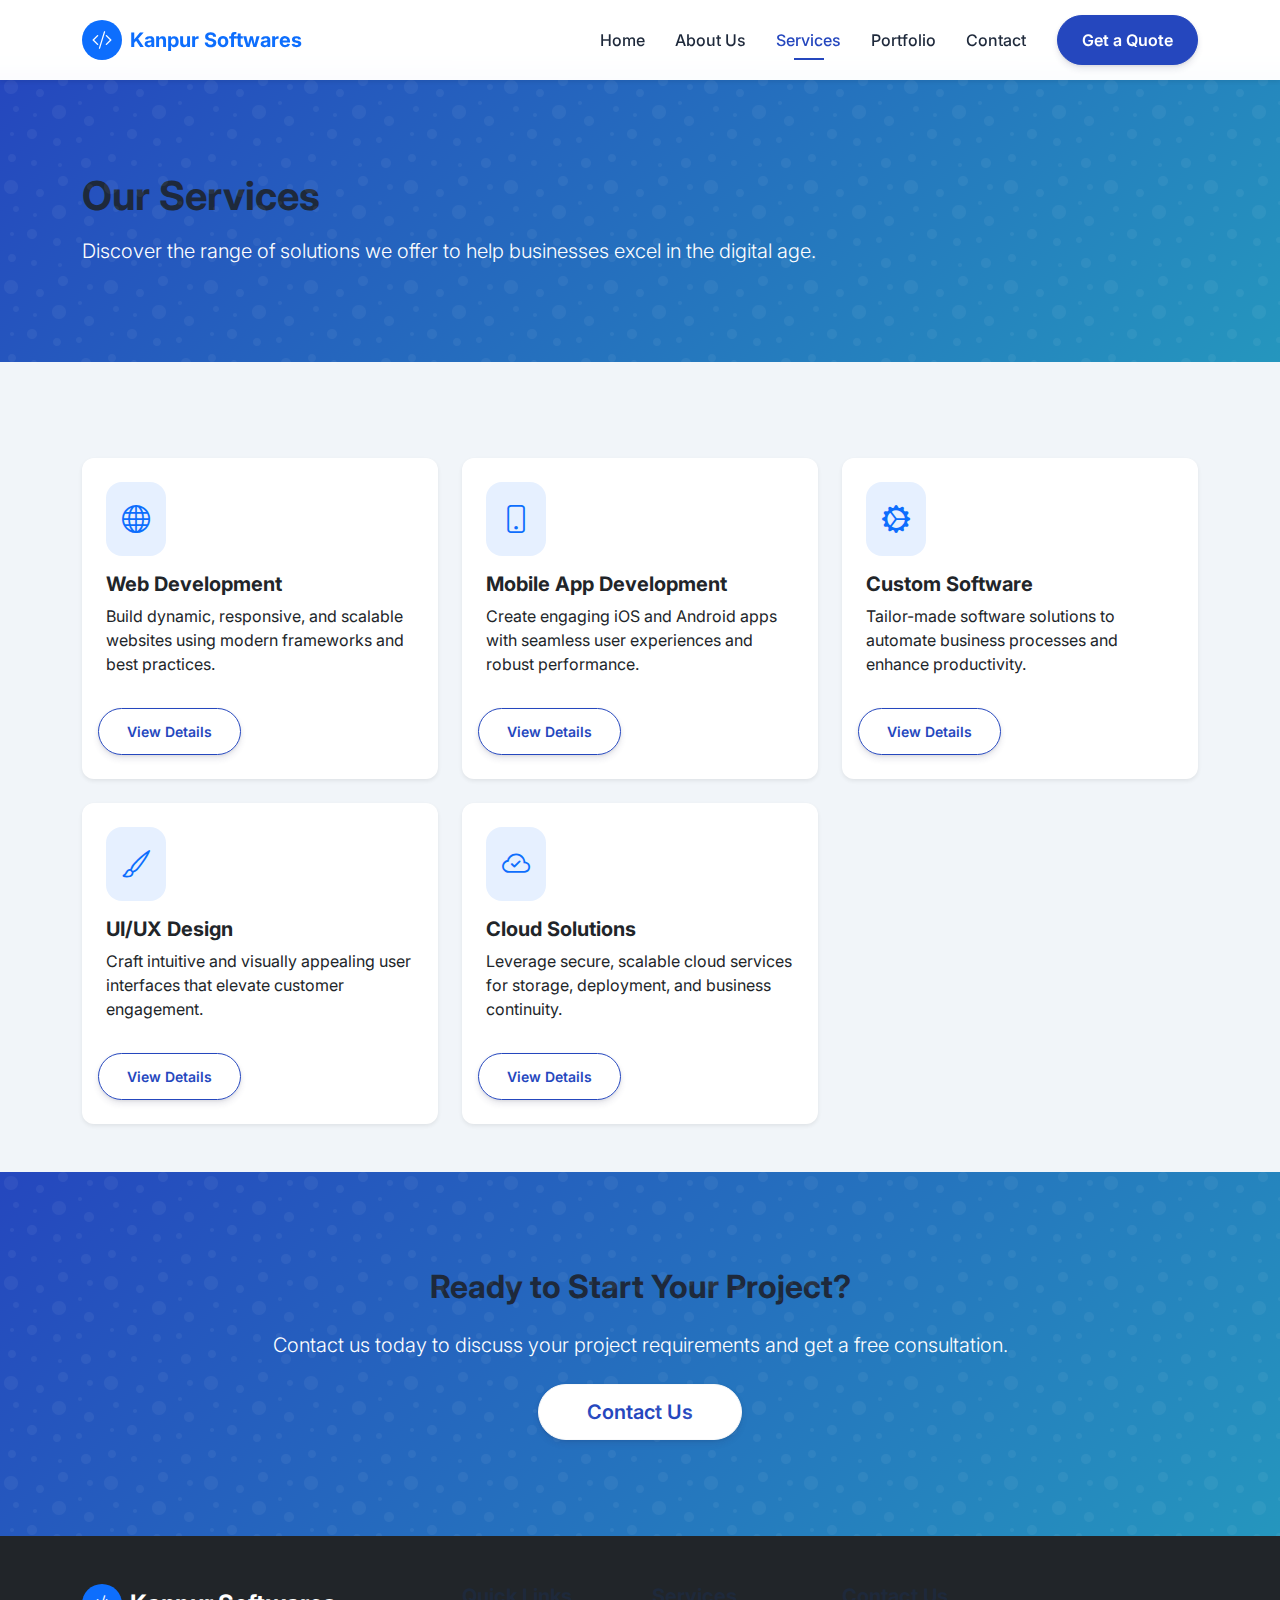
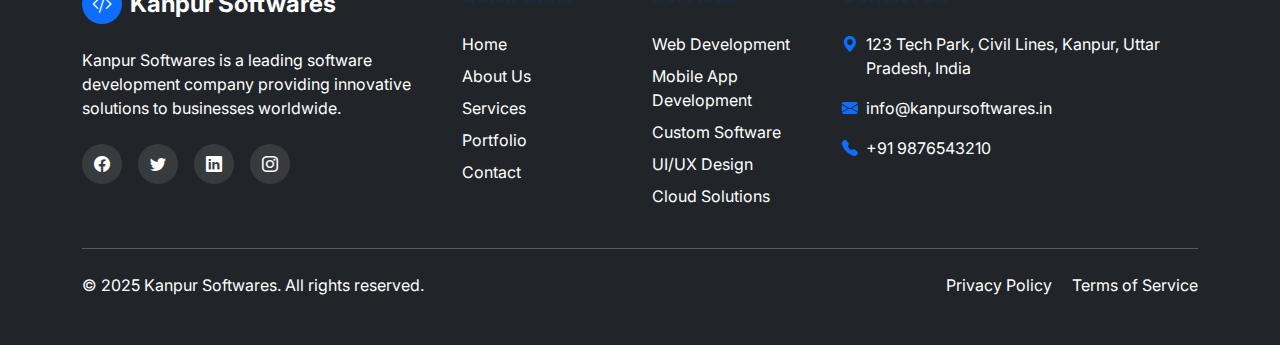
<file: services.html>
<!DOCTYPE html>
<html lang="en">
<head>
  <meta charset="UTF-8" />
  <meta name="viewport" content="width=device-width, initial-scale=1.0"/>
  <title>Services - Kanpur Softwares</title>
  <!-- Bootstrap CSS -->
  <link
    href="https://cdn.jsdelivr.net/npm/bootstrap@5.3.2/dist/css/bootstrap.min.css"
    rel="stylesheet"
  />
  <!-- Bootstrap Icons -->
  <link
    rel="stylesheet"
    href="https://cdn.jsdelivr.net/npm/bootstrap-icons@1.11.1/font/bootstrap-icons.css"
  />
  <!-- Google Fonts -->
  <link
    href="https://fonts.googleapis.com/css2?family=Inter:wght@300;400;500;600;700&display=swap"
    rel="stylesheet"
  />
  <!-- Custom CSS -->
  <link rel="stylesheet" href="css/style.css" />
  <!-- Favicon -->
  <link rel="icon" type="image/png" href="images/favicon.png" />
</head>

<body>
  <!-- Navigation -->
  <nav class="navbar navbar-expand-lg navbar-light bg-white fixed-top shadow-sm">
    <div class="container">
      <a class="navbar-brand" href="index.html">
        <div class="d-flex align-items-center">
          <div
            class="bg-primary rounded-circle d-flex align-items-center justify-content-center"
            style="width: 40px; height: 40px;"
          >
            <i class="bi bi-code-slash text-white fs-5"></i>
          </div>
          <span class="ms-2 fw-bold text-primary">Kanpur Softwares</span>
        </div>
      </a>
      <button
        class="navbar-toggler"
        type="button"
        data-bs-toggle="collapse"
        data-bs-target="#navbarNav"
        aria-controls="navbarNav"
        aria-expanded="false"
        aria-label="Toggle navigation"
      >
        <span class="navbar-toggler-icon"></span>
      </button>
      <div
        class="collapse navbar-collapse"
        id="navbarNav"
      >
        <ul class="navbar-nav ms-auto">
          <li class="nav-item">
            <a class="nav-link" href="index.html">Home</a>
          </li>
          <li class="nav-item">
            <a class="nav-link" href="about.html">About Us</a>
          </li>
          <li class="nav-item">
            <a class="nav-link active" href="services.html">Services</a>
          </li>
          <li class="nav-item">
            <a class="nav-link" href="portfolio.html">Portfolio</a>
          </li>
          <li class="nav-item">
            <a class="nav-link" href="contact.html">Contact</a>
          </li>
        </ul>
        <div class="d-flex ms-lg-3">
          <a href="contact.html" class="btn btn-primary rounded-pill px-4"
            >Get a Quote</a
          >
        </div>
      </div>
    </div>
  </nav>

  <!-- Page Header -->
  <header class="page-header text-white py-5 mb-5">
    <div class="container py-5">
      <div class="row">
        <div class="col-lg-8">
          <h1 class="fw-bold mb-3">Our Services</h1>
          <p class="lead mb-0">
            Discover the range of solutions we offer to help businesses excel
            in the digital age.
          </p>
        </div>
      </div>
    </div>
  </header>

  <!-- Services Section -->
  <section class="py-5">
    <div class="container">
      <div class="row g-4">
        <!-- Service 1: Web Development -->
        <div class="col-md-6 col-lg-4">
          <div class="card border-0 shadow-sm h-100">
            <div class="card-body p-4">
              <div
                class="bg-primary bg-opacity-10 rounded-4 p-3 d-inline-block mb-3"
              >
                <i class="bi bi-globe text-primary fs-3"></i>
              </div>
              <h5 class="card-title mb-2">Web Development</h5>
              <p class="card-text">
                Build dynamic, responsive, and scalable websites using modern
                frameworks and best practices.
              </p>
              </div>
            <div class="card-footer bg-transparent border-0 pb-4">
              <button
                class="btn btn-sm btn-outline-primary rounded-pill"
                data-bs-toggle="modal"
                data-bs-target="#webDevModal"
              >
                View Details
              </button>
            </div>
          </div>
        </div>

        <!-- Service 2: Mobile App Development -->
        <div class="col-md-6 col-lg-4">
          <div class="card border-0 shadow-sm h-100">
            <div class="card-body p-4">
              <div
                class="bg-primary bg-opacity-10 rounded-4 p-3 d-inline-block mb-3"
              >
                <i class="bi bi-phone text-primary fs-3"></i>
              </div>
              <h5 class="card-title mb-2">Mobile App Development</h5>
              <p class="card-text">
                Create engaging iOS and Android apps with seamless user
                experiences and robust performance.
              </p>
            </div>
            
            <div class="card-footer bg-transparent border-0 pb-4">
              <button
                class="btn btn-sm btn-outline-primary rounded-pill"
                data-bs-toggle="modal"
                data-bs-target="#mobileAppModal"
              >
                View Details
              </button>
            </div>
          </div>
        </div>

        <!-- Service 3: Custom Software -->
        <div class="col-md-6 col-lg-4">
          <div class="card border-0 shadow-sm h-100">
            <div class="card-body p-4">
              <div
                class="bg-primary bg-opacity-10 rounded-4 p-3 d-inline-block mb-3"
              >
                <i class="bi bi-gear-wide-connected text-primary fs-3"></i>
              </div>
              <h5 class="card-title mb-2">Custom Software</h5>
              <p class="card-text">
                Tailor-made software solutions to automate business processes
                and enhance productivity.
              </p>
            </div>
            <div class="card-footer bg-transparent border-0 pb-4">
              <button
                class="btn btn-sm btn-outline-primary rounded-pill"
                data-bs-toggle="modal"
                data-bs-target="#customSoftwareModal"
              >
                View Details
              </button>
            </div>
          </div>
        </div>

        <!-- Service 4: UI/UX Design -->
        <div class="col-md-6 col-lg-4">
          <div class="card border-0 shadow-sm h-100">
            <div class="card-body p-4">
              <div
                class="bg-primary bg-opacity-10 rounded-4 p-3 d-inline-block mb-3"
              >
                <i class="bi bi-brush text-primary fs-3"></i>
              </div>
              <h5 class="card-title mb-2">UI/UX Design</h5>
              <p class="card-text">
                Craft intuitive and visually appealing user interfaces that
                elevate customer engagement.
              </p>
            </div>
            <div class="card-footer bg-transparent border-0 pb-4">
              <button
                class="btn btn-sm btn-outline-primary rounded-pill"
                data-bs-toggle="modal"
                data-bs-target="#uiuxModal"
              >
                View Details
              </button>
            </div>
          </div>
        </div>

        <!-- Service 5: Cloud Solutions -->
        <div class="col-md-6 col-lg-4">
          <div class="card border-0 shadow-sm h-100">
            <div class="card-body p-4">
              <div
                class="bg-primary bg-opacity-10 rounded-4 p-3 d-inline-block mb-3"
              >
                <i class="bi bi-cloud-check text-primary fs-3"></i>
              </div>
              <h5 class="card-title mb-2">Cloud Solutions</h5>
              <p class="card-text">
                Leverage secure, scalable cloud services for storage,
                deployment, and business continuity.
              </p>
            </div>
            <div class="card-footer bg-transparent border-0 pb-4">
              <button
                class="btn btn-sm btn-outline-primary rounded-pill"
                data-bs-toggle="modal"
                data-bs-target="#cloudSolutionsModal"
              >
                View Details
              </button>
            </div>
          </div>
        </div>
      </div>
    </div>
  </section>

  <!-- Modals Section (Detailed Info for Each Service) -->
  <!-- Web Development Modal -->
  <div
    class="modal fade"
    id="webDevModal"
    tabindex="-1"
    aria-labelledby="webDevModalLabel"
    aria-hidden="true"
  >
    <div class="modal-dialog modal-lg modal-dialog-centered">
      <div class="modal-content">
        <div class="modal-header">
          <h5 class="modal-title" id="webDevModalLabel">Web Development</h5>
          <button
            type="button"
            class="btn-close"
            data-bs-dismiss="modal"
            aria-label="Close"
          ></button>
        </div>
        <div class="modal-body">
          <div class="row mb-4">
            <div class="col-md-6 mb-4 mb-md-0">
              <div
                class="bg-primary bg-opacity-10 rounded-4 p-5 d-flex align-items-center justify-content-center"
                style="height: 300px;"
              >
                <i class="bi bi-globe text-primary" style="font-size: 4rem;"></i>
              </div>
            </div>
            <div class="col-md-6">
              <h5 class="mb-3">Service Overview</h5>
              <p>
                We create high-performing websites that drive conversions,
                enhance user experience, and look great on every device.
              </p>
              <div class="mb-3">
                <strong>Technologies:</strong> HTML5, CSS3, JavaScript,
                React.js, Node.js, etc.
              </div>
              <div class="mb-3">
                <strong>Use Cases:</strong> E-commerce, Corporate Websites,
                Blogs, Portals
              </div>
              <div class="mb-3">
                <strong>Approach:</strong> Responsive design, SEO optimization,
                performance-driven development
              </div>
            </div>
          </div>
          <div class="row">
            <div class="col-12">
              <h5 class="mb-3">Detailed Benefits</h5>
              <p>
                Our team is well-versed in the latest frameworks and
                technologies, ensuring your website stays future-proof. We
                prioritize:
              </p>
              <ul>
                <li>Cross-browser compatibility and responsiveness</li>
                <li>SEO best practices for higher search engine ranking</li>
                <li>Security measures to protect user data</li>
                <li>
                  Seamless content management via popular CMS platforms
                </li>
                <li>
                  Custom integrations (payment gateways, third-party APIs)
                </li>
              </ul>
              <p>
                From landing pages to complex portals, our web development
                solutions help businesses scale effectively.
              </p>
            </div>
          </div>
        </div>
        <div class="modal-footer">
          <button
            type="button"
            class="btn btn-secondary rounded-pill"
            data-bs-dismiss="modal"
          >
            Close
          </button>
        </div>
      </div>
    </div>
  </div>

  <!-- Mobile App Development Modal -->
  <div
    class="modal fade"
    id="mobileAppModal"
    tabindex="-1"
    aria-labelledby="mobileAppModalLabel"
    aria-hidden="true"
  >
    <div class="modal-dialog modal-lg modal-dialog-centered">
      <div class="modal-content">
        <div class="modal-header">
          <h5 class="modal-title" id="mobileAppModalLabel">
            Mobile App Development
          </h5>
          <button
            type="button"
            class="btn-close"
            data-bs-dismiss="modal"
            aria-label="Close"
          ></button>
        </div>
        <div class="modal-body">
          <div class="row mb-4">
            <div class="col-md-6 mb-4 mb-md-0">
              <div
                class="bg-primary bg-opacity-10 rounded-4 p-5 d-flex align-items-center justify-content-center"
                style="height: 300px;"
              >
                <i
                  class="bi bi-phone text-primary"
                  style="font-size: 4rem;"
                ></i>
              </div>
            </div>
            <div class="col-md-6">
              <h5 class="mb-3">Service Overview</h5>
              <p>
                Develop high-quality mobile applications for iOS and Android
                platforms with intuitive interfaces and robust performance.
              </p>
              <div class="mb-3">
                <strong>Technologies:</strong> Swift, Kotlin, Flutter,
                React Native
              </div>
              <div class="mb-3">
                <strong>Use Cases:</strong> eCommerce, Social Media, Healthcare,
                On-Demand Services
              </div>
              <div class="mb-3">
                <strong>Key Focus:</strong> UI/UX design, Performance,
                Scalability
              </div>
            </div>
          </div>
          <div class="row">
            <div class="col-12">
              <h5 class="mb-3">Detailed Benefits</h5>
              <ul>
                <li>
                  Flexible and scalable architecture to accommodate growing
                  user bases
                </li>
                <li>Optimized for speed and reliability</li>
                <li>
                  Seamless integration with back-end APIs and third-party
                  services
                </li>
                <li>
                  Regular updates and maintenance to keep apps compatible
                  with OS upgrades
                </li>
                <li>
                  User-friendly designs that enhance customer engagement and
                  retention
                </li>
              </ul>
              <p>
                Whether you need a native or cross-platform solution, our
                experts ensure top-tier performance and a delightful user
                experience.
              </p>
            </div>
          </div>
        </div>
        <div class="modal-footer">
          <button
            type="button"
            class="btn btn-secondary rounded-pill"
            data-bs-dismiss="modal"
          >
            Close
          </button>
        </div>
      </div>
    </div>
  </div>

  <!-- Custom Software Modal -->
  <div
    class="modal fade"
    id="customSoftwareModal"
    tabindex="-1"
    aria-labelledby="customSoftwareModalLabel"
    aria-hidden="true"
  >
    <div class="modal-dialog modal-lg modal-dialog-centered">
      <div class="modal-content">
        <div class="modal-header">
          <h5 class="modal-title" id="customSoftwareModalLabel">
            Custom Software
          </h5>
          <button
            type="button"
            class="btn-close"
            data-bs-dismiss="modal"
            aria-label="Close"
          ></button>
        </div>
        <div class="modal-body">
          <div class="row mb-4">
            <div class="col-md-6 mb-4 mb-md-0">
              <div
                class="bg-primary bg-opacity-10 rounded-4 p-5 d-flex align-items-center justify-content-center"
                style="height: 300px;"
              >
                <i
                  class="bi bi-gear-wide-connected text-primary"
                  style="font-size: 4rem;"
                ></i>
              </div>
            </div>
            <div class="col-md-6">
              <h5 class="mb-3">Service Overview</h5>
              <p>
                Build tailor-made solutions that address specific business
                challenges and improve operational efficiency.
              </p>
              <div class="mb-3">
                <strong>Technologies:</strong> .NET, Java, Python, Node.js,
                and more
              </div>
              <div class="mb-3">
                <strong>Use Cases:</strong> ERP Systems, CRM Solutions,
                Custom Dashboards, Inventory Management
              </div>
              <div class="mb-3">
                <strong>Approach:</strong> Agile development, detailed needs
                assessment, robust testing
              </div>
            </div>
          </div>
          <div class="row">
            <div class="col-12">
              <h5 class="mb-3">Detailed Benefits</h5>
              <ul>
                <li>
                  Comprehensive analysis of your processes to build a
                  solution that truly meets your needs
                </li>
                <li>
                  Scalable architecture that grows with your organization
                </li>
                <li>
                  Modular design for easier maintenance and feature updates
                </li>
                <li>
                  High level of security and data protection measures
                </li>
                <li>Integration with existing systems and databases</li>
              </ul>
              <p>
                Get a custom-built software platform that eliminates
                inefficiencies and supports your strategic goals.
              </p>
            </div>
          </div>
        </div>
        <div class="modal-footer">
          <button
            type="button"
            class="btn btn-secondary rounded-pill"
            data-bs-dismiss="modal"
          >
            Close
          </button>
        </div>
      </div>
    </div>
  </div>

  <!-- UI/UX Design Modal -->
  <div
    class="modal fade"
    id="uiuxModal"
    tabindex="-1"
    aria-labelledby="uiuxModalLabel"
    aria-hidden="true"
  >
    <div class="modal-dialog modal-lg modal-dialog-centered">
      <div class="modal-content">
        <div class="modal-header">
          <h5 class="modal-title" id="uiuxModalLabel">UI/UX Design</h5>
          <button
            type="button"
            class="btn-close"
            data-bs-dismiss="modal"
            aria-label="Close"
          ></button>
        </div>
        <div class="modal-body">
          <div class="row mb-4">
            <div class="col-md-6 mb-4 mb-md-0">
              <div
                class="bg-primary bg-opacity-10 rounded-4 p-5 d-flex align-items-center justify-content-center"
                style="height: 300px;"
              >
                <i class="bi bi-brush text-primary" style="font-size: 4rem;"></i>
              </div>
            </div>
            <div class="col-md-6">
              <h5 class="mb-3">Service Overview</h5>
              <p>
                Design beautiful interfaces and engaging user experiences
                across websites, mobile apps, and other digital products.
              </p>
              <div class="mb-3">
                <strong>Tools:</strong> Figma, Sketch, Adobe XD, InVision
              </div>
              <div class="mb-3">
                <strong>Use Cases:</strong> Website Design, Mobile Apps,
                Brand Refresh, Prototyping
              </div>
              <div class="mb-3">
                <strong>Key Focus:</strong> User-centered design, seamless
                navigation, brand consistency
              </div>
            </div>
          </div>
          <div class="row">
            <div class="col-12">
              <h5 class="mb-3">Detailed Benefits</h5>
              <ul>
                <li>Wireframing and prototyping to visualize ideas early</li>
                <li>User research and usability testing</li>
                <li>
                  Accessibility standards compliance for all audiences
                </li>
                <li>
                  Consistent design language for cohesive brand identity
                </li>
                <li>
                  Collaborative process ensuring client feedback at every
                  stage
                </li>
              </ul>
              <p>
                Let our creative team transform your vision into a compelling
                digital product that delights users and meets business goals.
              </p>
            </div>
          </div>
        </div>
        <div class="modal-footer">
          <button
            type="button"
            class="btn btn-secondary rounded-pill"
            data-bs-dismiss="modal"
          >
            Close
          </button>
        </div>
      </div>
    </div>
  </div>

  <!-- Cloud Solutions Modal -->
  <div
    class="modal fade"
    id="cloudSolutionsModal"
    tabindex="-1"
    aria-labelledby="cloudSolutionsModalLabel"
    aria-hidden="true"
  >
    <div class="modal-dialog modal-lg modal-dialog-centered">
      <div class="modal-content">
        <div class="modal-header">
          <h5 class="modal-title" id="cloudSolutionsModalLabel">
            Cloud Solutions
          </h5>
          <button
            type="button"
            class="btn-close"
            data-bs-dismiss="modal"
            aria-label="Close"
          ></button>
        </div>
        <div class="modal-body">
          <div class="row mb-4">
            <div class="col-md-6 mb-4 mb-md-0">
              <div
                class="bg-primary bg-opacity-10 rounded-4 p-5 d-flex align-items-center justify-content-center"
                style="height: 300px;"
              >
                <i
                  class="bi bi-cloud-check text-primary"
                  style="font-size: 4rem;"
                ></i>
              </div>
            </div>
            <div class="col-md-6">
              <h5 class="mb-3">Service Overview</h5>
              <p>
                Harness the power of the cloud to reduce costs, improve
                scalability, and enhance security for your business
                operations.
              </p>
              <div class="mb-3">
                <strong>Platforms:</strong> AWS, Azure, Google Cloud
              </div>
              <div class="mb-3">
                <strong>Use Cases:</strong> Cloud Migration, DevOps, Data
                Storage, Disaster Recovery
              </div>
              <div class="mb-3">
                <strong>Approach:</strong> Architecture assessment, seamless
                migration, ongoing monitoring
              </div>
            </div>
          </div>
          <div class="row">
            <div class="col-12">
              <h5 class="mb-3">Detailed Benefits</h5>
              <ul>
                <li>Pay-as-you-go model to optimize costs</li>
                <li>High availability and automatic failover</li>
                <li>Secure environments with encryption and access control</li>
                <li>Robust backup and recovery strategies</li>
                <li>Automated deployments and continuous integration</li>
              </ul>
              <p>
                Modernize your IT infrastructure and stay ahead of the curve
                with our end-to-end cloud services.
              </p>
            </div>
          </div>
        </div>
        <div class="modal-footer">
          <button
            type="button"
            class="btn btn-secondary rounded-pill"
            data-bs-dismiss="modal"
          >
            Close
          </button>
        </div>
      </div>
    </div>
  </div>

  <!-- CTA Section -->
  <section class="py-5 bg-primary text-white" id="contact-cta">
    <div class="container py-5">
      <div class="row justify-content-center">
        <div class="col-lg-8 text-center">
          <h2 class="fw-bold mb-4">Ready to Start Your Project?</h2>
          <p class="lead mb-4">
            Contact us today to discuss your project requirements and get a
            free consultation.
          </p>
          <a
            href="contact.html"
            class="btn btn-light btn-lg rounded-pill px-5"
            >Contact Us</a
          >
        </div>
      </div>
    </div>
  </section>

  <!-- Footer -->
  <footer class="bg-dark text-white py-5">
    <div class="container">
      <div class="row g-4">
        <div class="col-lg-4 mb-4 mb-lg-0">
          <div class="d-flex align-items-center mb-4">
            <div
              class="bg-primary rounded-circle d-flex align-items-center justify-content-center"
              style="width: 40px; height: 40px;"
            >
              <i class="bi bi-code-slash text-white fs-5"></i>
            </div>
            <span class="ms-2 fw-bold text-white fs-4"
              >Kanpur Softwares</span
            >
          </div>
          <p>
            Kanpur Softwares is a leading software development company
            providing innovative solutions to businesses worldwide.
          </p>
          <div class="d-flex gap-3 mt-4">
            <a href="#" class="footer-icon"><i class="bi bi-facebook"></i></a>
            <a href="#" class="footer-icon"><i class="bi bi-twitter"></i></a>
            <a href="#" class="footer-icon"><i class="bi bi-linkedin"></i></a>
            <a href="#" class="footer-icon"><i class="bi bi-instagram"></i></a>
          </div>
        </div>
        <div class="col-md-4 col-lg-2">
          <h5 class="mb-4">Quick Links</h5>
          <ul class="list-unstyled">
            <li class="mb-2">
              <a href="index.html" class="text-white text-decoration-none"
                >Home</a
              >
            </li>
            <li class="mb-2">
              <a href="about.html" class="text-white text-decoration-none"
                >About Us</a
              >
            </li>
            <li class="mb-2">
              <a href="services.html" class="text-white text-decoration-none"
                >Services</a
              >
            </li>
            <li class="mb-2">
              <a href="portfolio.html" class="text-white text-decoration-none"
                >Portfolio</a
              >
            </li>
            <li class="mb-2">
              <a href="contact.html" class="text-white text-decoration-none"
                >Contact</a
              >
            </li>
          </ul>
        </div>
        <div class="col-md-4 col-lg-2">
          <h5 class="mb-4">Services</h5>
          <ul class="list-unstyled">
            <li class="mb-2">
              <a href="services.html" class="text-white text-decoration-none"
                >Web Development</a
              >
            </li>
            <li class="mb-2">
              <a href="services.html" class="text-white text-decoration-none"
                >Mobile App Development</a
              >
            </li>
            <li class="mb-2">
              <a href="services.html" class="text-white text-decoration-none"
                >Custom Software</a
              >
            </li>
            <li class="mb-2">
              <a href="services.html" class="text-white text-decoration-none"
                >UI/UX Design</a
              >
            </li>
            <li class="mb-2">
              <a href="services.html" class="text-white text-decoration-none"
                >Cloud Solutions</a
              >
            </li>
          </ul>
        </div>
        <div class="col-md-4 col-lg-4">
          <h5 class="mb-4">Contact Us</h5>
          <ul class="list-unstyled">
            <li class="mb-3 d-flex">
              <i class="bi bi-geo-alt-fill me-2 text-primary"></i>
              <span
                >123 Tech Park, Civil Lines, Kanpur, Uttar Pradesh,
                India</span
              >
            </li>
            <li class="mb-3 d-flex">
              <i class="bi bi-envelope-fill me-2 text-primary"></i>
              <a
                href="mailto:info@kanpursoftwares.in"
                class="text-white text-decoration-none"
                >info@kanpursoftwares.in</a
              >
            </li>
            <li class="mb-3 d-flex">
              <i class="bi bi-telephone-fill me-2 text-primary"></i>
              <a
                href="tel:+919876543210"
                class="text-white text-decoration-none"
                >+91 9876543210</a
              >
            </li>
          </ul>
        </div>
      </div>
      <hr class="my-4 bg-light" />
      <div class="row">
        <div class="col-md-6 mb-3 mb-md-0">
          <p class="mb-0">
            &copy; 2025 Kanpur Softwares. All rights reserved.
          </p>
        </div>
        <div class="col-md-6 text-md-end">
          <a href="#" class="text-white text-decoration-none me-3"
            >Privacy Policy</a
          >
          <a href="#" class="text-white text-decoration-none"
            >Terms of Service</a
          >
        </div>
      </div>
    </div>
  </footer>

  <!-- Back to Top Button -->
  <a
    href="#"
    class="back-to-top d-flex align-items-center justify-content-center"
    ><i class="bi bi-arrow-up-short"></i
  ></a>

  <!-- Bootstrap JS Bundle with Popper -->
  <script
    src="https://cdn.jsdelivr.net/npm/bootstrap@5.3.2/dist/js/bootstrap.bundle.min.js"
  ></script>
  <!-- Custom JS -->
  <script src="js/main.js"></script>
</body>
</html>
</file>
<file: css/style.css>
/* 
* Kanpur Softwares - Custom CSS
* Author: Claude
* Version: 1.0
*/

/* Global Styles */
*{
    padding: 0px;
    margin: 0px;
}

:root {
    /* Modern color palette */
    --primary-color: #2547be;
    --primary-dark:#2596be;
    --primary-light: #a5b4fc;
    --secondary-color: #10b981;
    --secondary-dark: #059669;
    --accent-color: #f97316;
    --dark-color: #1e293b;
    --light-color: #ffffff;
    --gray-color: #94a3b8;
    --gray-light: #f1f5f9;
    --gray-dark: #475569;
    --success-color: #10b981;
    --info-color: #0ea5e9;
    --warning-color: #f59e0b;
    --danger-color: #ef4444;
    --body-font: 'Inter', sans-serif;
    --heading-font: 'Inter', sans-serif;
    --border-radius: 12px;
    --box-shadow: 0 10px 15px -3px rgba(0, 0, 0, 0.1), 0 4px 6px -2px rgba(0, 0, 0, 0.05);
}

body {
    font-family: var(--body-font);
    color: var(--dark-color);
    overflow-x: hidden;
    padding-top: 76px;
    background-color: var(--gray-light);
}

h1, h2, h3, h4, h5, h6 {
    font-family: var(--heading-font);
    font-weight: 700;
    color: var(--dark-color);
    
}

a {
    text-decoration: none;
    transition: all 0.3s ease;
}

.section-padding {
    padding: 100px 0;
}

.section-title {
    margin-bottom: 60px;
}

.section-title h2 {
    position: relative;
    margin-bottom: 15px;
    padding-bottom: 15px;
    font-weight: 700;
}

.section-title h2::after {
    content: '';
    position: absolute;
    display: block;
    width: 50px;
    height: 3px;
    background: var(--primary-color);
    bottom: 0;
    left: 50%;
    transform: translateX(-50%);
}

/* Buttons */
.btn {
    padding: 12px 28px;
    border-radius: 50px;
    font-weight: 600;
    transition: all 0.3s ease;
    box-shadow: 0 4px 6px rgba(50, 50, 93, 0.11), 0 1px 3px rgba(0, 0, 0, 0.08);
}

.btn-primary {
    background-color: var(--primary-color);
    border-color: var(--primary-color);
}

.btn-primary:hover {
    background-color: var(--primary-dark);
    border-color: var(--primary-dark);
    transform: translateY(-2px);
}

.btn-outline-primary {
    color: var(--primary-color);
    border-color: var(--primary-color);
}

.btn-outline-primary:hover {
    background-color: var(--primary-color);
    border-color: var(--primary-color);
    transform: translateY(-2px);
}

.btn-light {
    background-color: var(--light-color);
    color: var(--primary-color);
}

.btn-light:hover {
    background-color: var(--gray-light);
    color: var(--primary-dark);
}

/* Navbar */
.navbar {
    padding: 15px 0;
    transition: all 0.3s ease;
    background-color: rgba(255, 255, 255, 0.95) !important;
    backdrop-filter: blur(10px);
}

.navbar-brand {
    font-weight: 700;
}

.navbar-light .navbar-nav .nav-link {
    color: var(--dark-color);
    font-weight: 500;
    padding: 8px 15px;
    position: relative;
}

.navbar-light .navbar-nav .nav-link::after {
    content: '';
    position: absolute;
    width: 0;
    height: 2px;
    background: var(--primary-color);
    bottom: 0;
    left: 50%;
    transform: translateX(-50%);
    transition: width 0.3s ease;
}

.navbar-light .navbar-nav .nav-link:hover::after,
.navbar-light .navbar-nav .nav-link.active::after {
    width: 30px;
}

.navbar-light .navbar-nav .nav-link:hover,
.navbar-light .navbar-nav .nav-link.active {
    color: var(--primary-color);
}

/* Hero Section */
.hero-section {
    padding: 20px 0 0px;
    background: linear-gradient(135deg, var(--gray-light) 0%, #e2e8f0 100%);
    position: relative;
    overflow: hidden;
}

.hero-section::before {
    content: '';
    position: absolute;
    top: 0;
    right: 0;
    width: 50%;
    height: 50%;
    background: rgba(99, 102, 241, 0.05);
    clip-path: polygon(25% 0%, 100% 0%, 100% 100%, 0% 100%);
}

/* Icon Boxes */
.icon-box {
    width: 80px;
    height: 80px;
    margin: 0 auto;
    border-radius: 20px;
    display: flex;
    align-items: center;
    justify-content: center;
    background-color: rgba(99, 102, 241, 0.1);
    transition: all 0.3s ease;
    color: var(--primary-color);
    font-size: 2rem;
}

.card:hover .icon-box {
    background-color: var(--primary-color);
    color: var(--light-color);
    transform: translateY(-10px);
}

.card {
    border: none;
    transition: all 0.3s ease;
    border-radius: var(--border-radius);
    overflow: hidden;
    background-color: var(--light-color);
    box-shadow: 0 4px 6px rgba(0, 0, 0, 0.05);
}

.card:hover {
    transform: translateY(-10px);
    box-shadow: var(--box-shadow);
}

/* Portfolio Section */
.portfolio-card {
    position: relative;
    overflow: hidden;
}

.portfolio-card .portfolio-icon {
    height: 200px;
    display: flex;
    align-items: center;
    justify-content: center;
    background-color: var(--gray-light);
    color: var(--primary-color);
    font-size: 4rem;
    border-top-left-radius: var(--border-radius);
    border-top-right-radius: var(--border-radius);
}

/* Testimonial Section */
.testimonial-card {
    border-radius: var(--border-radius);
    position: relative;
}

.testimonial-card::before {
    content: '\201C';
    font-family: Georgia, serif;
    position: absolute;
    top: 20px;
    left: 20px;
    font-size: 5rem;
    color: var(--primary-light);
    opacity: 0.3;
    line-height: 1;
}

.testimonial-icon {
    width: 50px;
    height: 50px;
    display: flex;
    align-items: center;
    justify-content: center;
    background-color: var(--primary-light);
    color: var(--primary-color);
    border-radius: 50%;
    font-size: 1.5rem;
}
img,svg{
    border-radius: 50px;
}

/* Contact CTA Section */
#contact-cta {
    background: linear-gradient(135deg, var(--primary-color) 0%, var(--primary-dark) 100%);
    position: relative;
    overflow: hidden;
}

#contact-cta::before {
    content: '';
    position: absolute;
    top: 0;
    left: 0;
    width: 100%;
    height: 100%;
    background: url("data:image/svg+xml,%3Csvg width='100' height='100' viewBox='0 0 100 100' xmlns='http://www.w3.org/2000/svg'%3E%3Cpath d='M11 18c3.866 0 7-3.134 7-7s-3.134-7-7-7-7 3.134-7 7 3.134 7 7 7zm48 25c3.866 0 7-3.134 7-7s-3.134-7-7-7-7 3.134-7 7 3.134 7 7 7zm-43-7c1.657 0 3-1.343 3-3s-1.343-3-3-3-3 1.343-3 3 1.343 3 3 3zm63 31c1.657 0 3-1.343 3-3s-1.343-3-3-3-3 1.343-3 3 1.343 3 3 3zM34 90c1.657 0 3-1.343 3-3s-1.343-3-3-3-3 1.343-3 3 1.343 3 3 3zm56-76c1.657 0 3-1.343 3-3s-1.343-3-3-3-3 1.343-3 3 1.343 3 3 3zM12 86c2.21 0 4-1.79 4-4s-1.79-4-4-4-4 1.79-4 4 1.79 4 4 4zm28-65c2.21 0 4-1.79 4-4s-1.79-4-4-4-4 1.79-4 4 1.79 4 4 4zm23-11c2.76 0 5-2.24 5-5s-2.24-5-5-5-5 2.24-5 5 2.24 5 5 5zm-6 60c2.21 0 4-1.79 4-4s-1.79-4-4-4-4 1.79-4 4 1.79 4 4 4zm29 22c2.76 0 5-2.24 5-5s-2.24-5-5-5-5 2.24-5 5 2.24 5 5 5zM32 63c2.76 0 5-2.24 5-5s-2.24-5-5-5-5 2.24-5 5 2.24 5 5 5zm57-13c2.76 0 5-2.24 5-5s-2.24-5-5-5-5 2.24-5 5 2.24 5 5 5zm-9-21c1.105 0 2-.895 2-2s-.895-2-2-2-2 .895-2 2 .895 2 2 2zM60 91c1.105 0 2-.895 2-2s-.895-2-2-2-2 .895-2 2 .895 2 2 2zM35 41c1.105 0 2-.895 2-2s-.895-2-2-2-2 .895-2 2 .895 2 2 2zM12 60c1.105 0 2-.895 2-2s-.895-2-2-2-2 .895-2 2 .895 2 2 2z' fill='%23ffffff' fill-opacity='0.05' fill-rule='evenodd'/%3E%3C/svg%3E");
}

/* Footer */
footer {
    background-color: var(--dark-color);
    position: relative;
}

footer a:hover {
    color: var(--primary-color) !important;
}

.footer-icon {
    width: 40px;
    height: 40px;
    display: flex;
    align-items: center;
    justify-content: center;
    background-color: rgba(255, 255, 255, 0.1);
    color: var(--light-color);
    border-radius: 50%;
    transition: all 0.3s ease;
}

.footer-icon:hover {
    background-color: var(--primary-color);
    transform: translateY(-3px);
}

/* Back to Top Button */
.back-to-top {
    position: fixed;
    visibility: hidden;
    opacity: 0;
    right: 15px;
    bottom: 15px;
    z-index: 996;
    background: var(--primary-color);
    width: 40px;
    height: 40px;
    border-radius: 50%;
    transition: all 0.4s;
    color: var(--light-color);
    box-shadow: 0 4px 12px rgba(0, 0, 0, 0.1);
}

.back-to-top i {
    font-size: 24px;
    line-height: 0;
}

.back-to-top.active {
    visibility: visible;
    opacity: 1;
}

.back-to-top:hover {
    background: var(--primary-dark);
    transform: translateY(-3px);
}

/* Page Header */
.page-header {
    background: linear-gradient(135deg, var(--primary-color) 0%, var(--primary-dark) 100%);
    position: relative;
    overflow: hidden;
}

.page-header::before {
    content: '';
    position: absolute;
    top: 0;
    left: 0;
    width: 100%;
    height: 100%;
    background: url("data:image/svg+xml,%3Csvg width='100' height='100' viewBox='0 0 100 100' xmlns='http://www.w3.org/2000/svg'%3E%3Cpath d='M11 18c3.866 0 7-3.134 7-7s-3.134-7-7-7-7 3.134-7 7 3.134 7 7 7zm48 25c3.866 0 7-3.134 7-7s-3.134-7-7-7-7 3.134-7 7 3.134 7 7 7zm-43-7c1.657 0 3-1.343 3-3s-1.343-3-3-3-3 1.343-3 3 1.343 3 3 3zm63 31c1.657 0 3-1.343 3-3s-1.343-3-3-3-3 1.343-3 3 1.343 3 3 3zM34 90c1.657 0 3-1.343 3-3s-1.343-3-3-3-3 1.343-3 3 1.343 3 3 3zm56-76c1.657 0 3-1.343 3-3s-1.343-3-3-3-3 1.343-3 3 1.343 3 3 3zM12 86c2.21 0 4-1.79 4-4s-1.79-4-4-4-4 1.79-4 4 1.79 4 4 4zm28-65c2.21 0 4-1.79 4-4s-1.79-4-4-4-4 1.79-4 4 1.79 4 4 4zm23-11c2.76 0 5-2.24 5-5s-2.24-5-5-5-5 2.24-5 5 2.24 5 5 5zm-6 60c2.21 0 4-1.79 4-4s-1.79-4-4-4-4 1.79-4 4 1.79 4 4 4zm29 22c2.76 0 5-2.24 5-5s-2.24-5-5-5-5 2.24-5 5 2.24 5 5 5zM32 63c2.76 0 5-2.24 5-5s-2.24-5-5-5-5 2.24-5 5 2.24 5 5 5zm57-13c2.76 0 5-2.24 5-5s-2.24-5-5-5-5 2.24-5 5 2.24 5 5 5zm-9-21c1.105 0 2-.895 2-2s-.895-2-2-2-2 .895-2 2 .895 2 2 2zM60 91c1.105 0 2-.895 2-2s-.895-2-2-2-2 .895-2 2 .895 2 2 2zM35 41c1.105 0 2-.895 2-2s-.895-2-2-2-2 .895-2 2 .895 2 2 2zM12 60c1.105 0 2-.895 2-2s-.895-2-2-2-2 .895-2 2 .895 2 2 2z' fill='%23ffffff' fill-opacity='0.05' fill-rule='evenodd'/%3E%3C/svg%3E");
}

/* Team Section */
.team-card {
    border-radius: var(--border-radius);
    overflow: hidden;
}

.team-icon {
    height: 200px;
    display: flex;
    align-items: center;
    justify-content: center;
    background-color: var(--gray-light);
    color: var(--primary-color);
    font-size: 5rem;
}

.social-links a {
    display: inline-flex;
    align-items: center;
    justify-content: center;
    width: 36px;
    height: 36px;
    border-radius: 50%;
    background-color: rgba(99, 102, 241, 0.1);
    color: var(--primary-color);
    transition: all 0.3s ease;
}

.social-links a:hover {
    background-color: var(--primary-color);
    color: var(--light-color) !important;
    transform: translateY(-3px);
}

/* Stats Section */
.stat-item {
    position: relative;
    z-index: 1;
}

/* Contact Form */
.form-control, .form-select {
    padding: 12px 20px;
    border-radius: 10px;
    border: 1px solid var(--gray-light);
    background-color: var(--light-color);
}

.form-control:focus, .form-select:focus {
    box-shadow: 0 0 0 3px rgba(99, 102, 241, 0.25);
    border-color: var(--primary-color);
}

.form-floating > .form-control, 
.form-floating > .form-select {
    height: calc(3.5rem + 2px);
    padding: 1rem 0.75rem;
}

.form-floating > textarea.form-control {
    height: auto;
    min-height: 150px;
}

.form-check-input:checked {
    background-color: var(--primary-color);
    border-color: var(--primary-color);
}

/* Map Container */
.map-container {
    border-radius: var(--border-radius);
    overflow: hidden;
}

/* Accordion */
.accordion-item {
    border-radius: var(--border-radius) !important;
    overflow: hidden;
    margin-bottom: 15px;
}

.accordion-button {
    padding: 20px;
    font-weight: 600;
    border-radius: var(--border-radius) !important;
}

.accordion-button:not(.collapsed) {
    color: var(--primary-color);
    background-color: rgba(99, 102, 241, 0.05);
}

.accordion-button:focus {
    box-shadow: none;
    border-color: rgba(99, 102, 241, 0.25);
}

.accordion-button::after {
    background-image: url("data:image/svg+xml,%3csvg xmlns='http://www.w3.org/2000/svg' viewBox='0 0 16 16' fill='%236366f1'%3e%3cpath fill-rule='evenodd' d='M1.646 4.646a.5.5 0 0 1 .708 0L8 10.293l5.646-5.647a.5.5 0 0 1 .708.708l-6 6a.5.5 0 0 1-.708 0l-6-6a.5.5 0 0 1 0-.708z'/%3e%3c/svg%3e");
}

/* Client Logo Section */
.client-icon {
    height: 100px;
    width: 100px;
    display: flex;
    align-items: center;
    justify-content: center;
    margin: 0 auto;
    font-size: 3rem;
    color: var(--gray-dark);
    background-color: var(--light-color);
    border-radius: 50%;
    transition: all 0.3s ease;
}

.client-icon:hover {
    color: var(--primary-color);
    transform: translateY(-5px);
    box-shadow: var(--box-shadow);
}

/* Contact Info */
.contact-icon {
    width: 50px;
    height: 50px;
    display: flex;
    align-items: center;
    justify-content: center;
    background-color: rgba(99, 102, 241, 0.1);
    color: var(--primary-color);
    border-radius: 50%;
    font-size: 1.25rem;
}

/* Process Section */
.process-icon {
    position: relative;
    width: 80px;
    height: 80px;
    margin: 0 auto;
    display: flex;
    align-items: center;
    justify-content: center;
    background-color: rgba(99, 102, 241, 0.1);
    color: var(--primary-color);
    border-radius: 50%;
    font-size: 2rem;
}

.process-number {
    position: absolute;
    top: -10px;
    right: -10px;
    width: 30px;
    height: 30px;
    display: flex;
    align-items: center;
    justify-content: center;
    background-color: var(--primary-color);
    color: var(--light-color);
    border-radius: 50%;
    font-size: 1rem;
    font-weight: 600;
}

/* Responsive Styles */
@media (max-width: 991px) {
    .navbar-nav {
        margin: 15px 0;
    }
    
    .navbar .btn {
        margin-top: 15px;
    }
    
    .hero-section {
        text-align: center;
    }
    
    .hero-section .btn-container {
        justify-content: center;
    }
}

@media (max-width: 768px) {
    body {
        padding-top: 66px;
    }
    
    .section-padding {
        padding: 60px 0;
    }
    
    h1 {
        font-size: 2.2rem;
    }
    
    h2 {
        font-size: 1.8rem;
    }
    
    .hero-section {
        padding: 80px 0 40px;
    }
}

@media (max-width: 576px) {
    .section-padding {
        padding: 50px 0;
    }
    
    h1 {
        font-size: 1.8rem;
    }
    
    h2 {
        font-size: 1.5rem;
    }
    
    .btn {
        padding: 8px 20px;
    }
    
    .hero-section {
        padding: 60px 0 30px;
    }
    
    .d-flex.gap-3 {
        flex-direction: column;
        gap: 10px !important;
    }
    
    .d-flex.gap-3 .btn {
        margin-bottom: 10px;
        width: 100%;
    }
}
</file>
